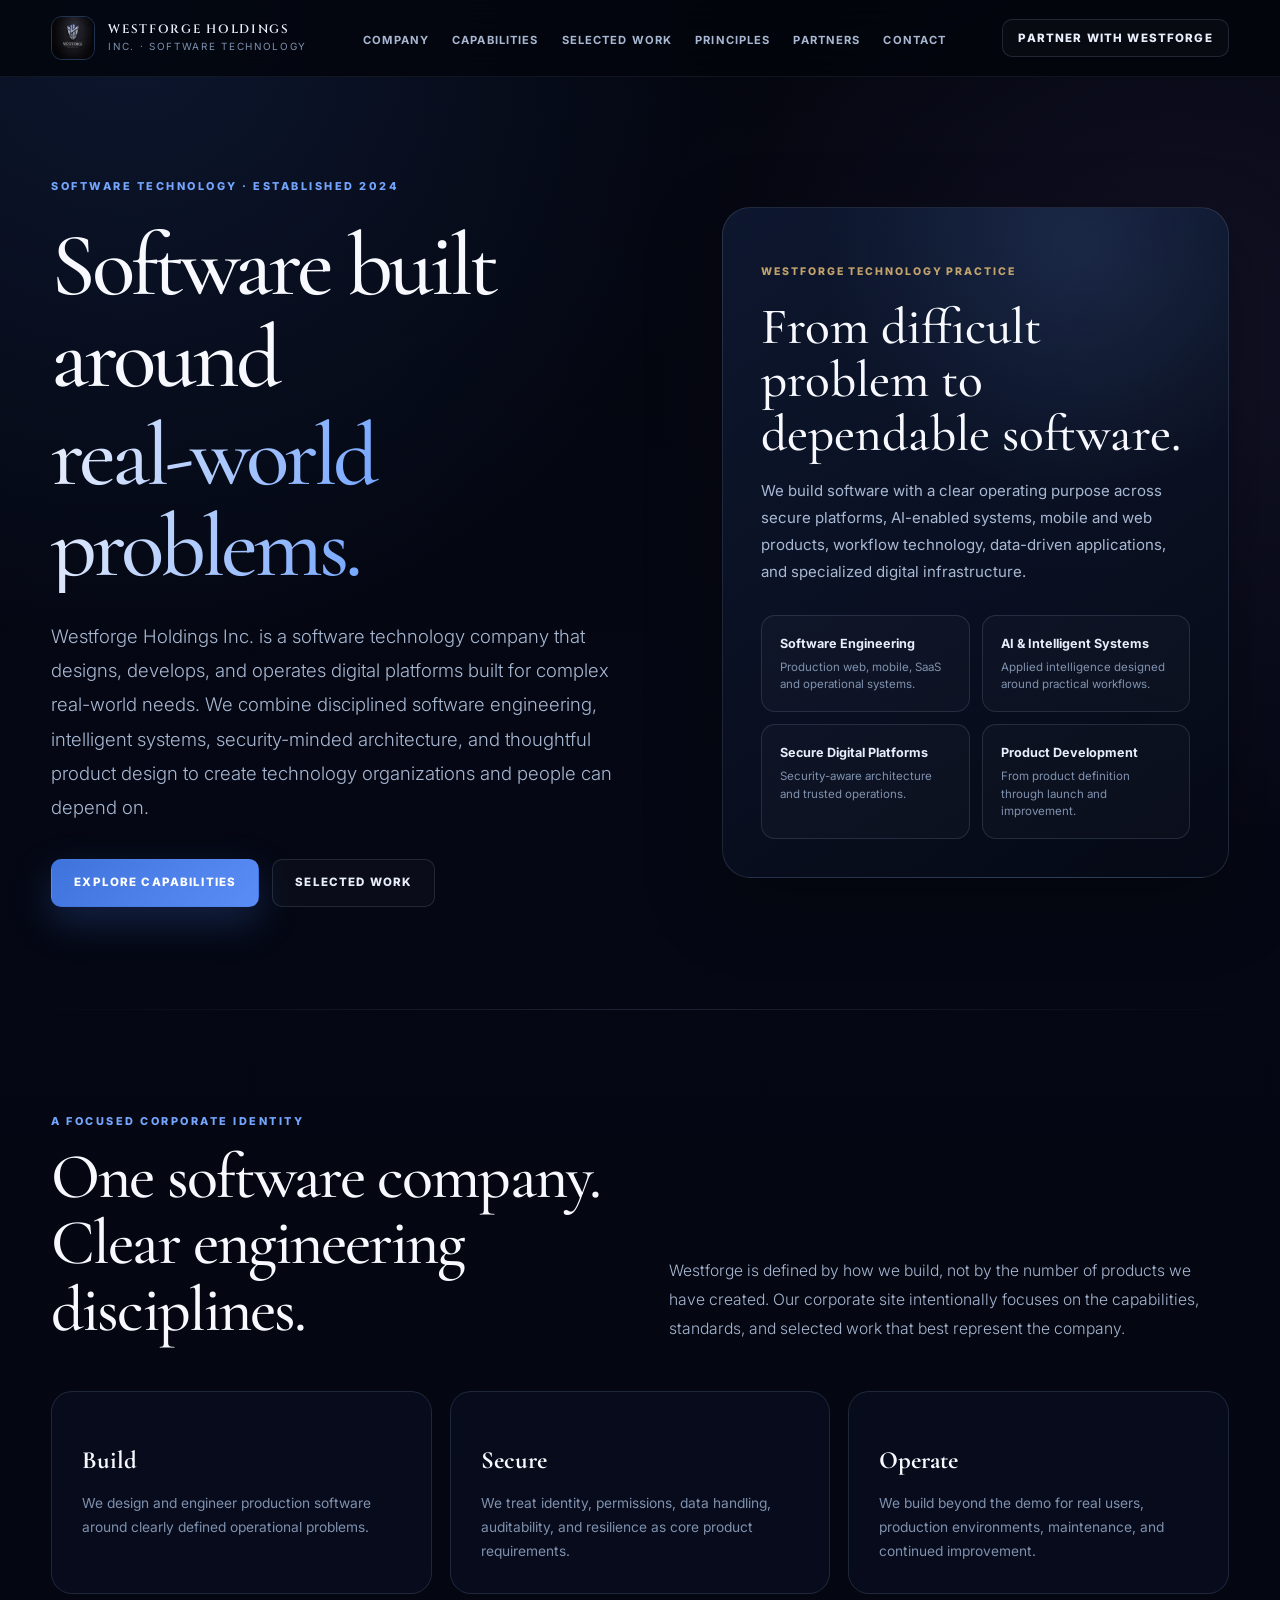
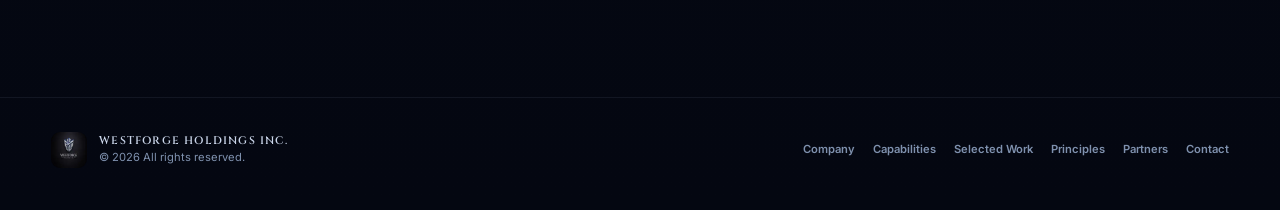
<file: index.html>
<!DOCTYPE html>
<html lang="en"><head><meta charset="utf-8"><meta name="viewport" content="width=device-width,initial-scale=1">
<title>Software Technology Company | Westforge Holdings Inc.</title><meta name="description" content="Westforge Holdings Inc. designs, develops, and operates secure digital platforms, intelligent systems, mobile applications, and operational software."><meta name="theme-color" content="#050814">
<link rel="icon" href="/favicon.ico" sizes="any"><link rel="preconnect" href="https://fonts.googleapis.com"><link rel="preconnect" href="https://fonts.gstatic.com" crossorigin>
<link href="https://fonts.googleapis.com/css2?family=Cinzel:wght@500;600&family=Cormorant+Garamond:wght@400;500;600&family=Inter:wght@300;400;500;600;700&display=swap" rel="stylesheet"><link rel="stylesheet" href="assets/site.css">
<script type="application/ld+json">{"@context":"https://schema.org","@type":"Organization","name":"Westforge Holdings Inc.","url":"https://www.westforgeholdings.com/","email":"info@westforgeholdings.com","foundingDate":"2024","description":"Software technology company that designs, develops, and operates secure digital platforms, intelligent systems, mobile applications, and operational software."}</script></head>
<body><a class="skip" href="#main">Skip to content</a><header><nav class="container" aria-label="Primary navigation">
<a class="brand" href="index.html" aria-label="Westforge Holdings Inc. home"><img src="assets/westforge-logo.webp" alt="Westforge Holdings Inc. logo"><span class="brand-copy"><span class="brand-name">Westforge Holdings</span><span class="brand-sub">Inc. · Software Technology</span></span></a>
<ul class="navlinks" id="navlinks"><li><a href="company.html" class="">Company</a></li><li><a href="capabilities.html" class="">Capabilities</a></li><li><a href="work.html" class="">Selected Work</a></li><li><a href="principles.html" class="">Principles</a></li><li><a href="partners.html" class="">Partners</a></li><li><a href="contact.html" class="">Contact</a></li></ul>
<a class="cta secondary navcta" href="partners.html">Partner with Westforge</a>
<button class="menu" id="menu" aria-controls="navlinks" aria-expanded="false" aria-label="Open navigation menu">☰</button></nav></header><main id="main">
<section class="hero"><div class="container"><div class="hero-grid"><div><p class="eyebrow">Software Technology · Established 2024</p><h1>Software built around <span>real-world problems.</span></h1><p class="lead">Westforge Holdings Inc. is a software technology company that designs, develops, and operates digital platforms built for complex real-world needs. We combine disciplined software engineering, intelligent systems, security-minded architecture, and thoughtful product design to create technology organizations and people can depend on.</p><div class="actions"><a class="cta primary" href="capabilities.html">Explore Capabilities</a><a class="cta secondary" href="work.html">Selected Work</a></div></div><aside class="hero-card"><p class="mini">Westforge Technology Practice</p><h2>From difficult problem to dependable software.</h2><p>We build software with a clear operating purpose across secure platforms, AI-enabled systems, mobile and web products, workflow technology, data-driven applications, and specialized digital infrastructure.</p><div class="caplist"><div class="cap"><strong>Software Engineering</strong><span>Production web, mobile, SaaS and operational systems.</span></div><div class="cap"><strong>AI & Intelligent Systems</strong><span>Applied intelligence designed around practical workflows.</span></div><div class="cap"><strong>Secure Digital Platforms</strong><span>Security-aware architecture and trusted operations.</span></div><div class="cap"><strong>Product Development</strong><span>From product definition through launch and improvement.</span></div></div></aside></div></div></section>
<hr class="rule"><section><div class="container"><div class="head reveal"><div><p class="kicker">A Focused Corporate Identity</p><h2 class="title">One software company. Clear engineering disciplines.</h2></div><p class="copy">Westforge is defined by how we build, not by the number of products we have created. Our corporate site intentionally focuses on the capabilities, standards, and selected work that best represent the company.</p></div><div class="grid3"><div class="card reveal"><h3>Build</h3><p>We design and engineer production software around clearly defined operational problems.</p></div><div class="card reveal"><h3>Secure</h3><p>We treat identity, permissions, data handling, auditability, and resilience as core product requirements.</p></div><div class="card reveal"><h3>Operate</h3><p>We build beyond the demo for real users, production environments, maintenance, and continued improvement.</p></div></div></div></section>
</main><footer><div class="container foot"><div class="footbrand"><img src="assets/westforge-logo.webp" alt="" aria-hidden="true"><div><div class="footname">Westforge Holdings Inc.</div><div class="copyright">© <span data-year>2026</span> All rights reserved.</div></div></div><div class="footlinks"><a href="company.html">Company</a><a href="capabilities.html">Capabilities</a><a href="work.html">Selected Work</a><a href="principles.html">Principles</a><a href="partners.html">Partners</a><a href="contact.html">Contact</a></div></div></footer><script src="assets/site.js"></script></body></html>
</file>
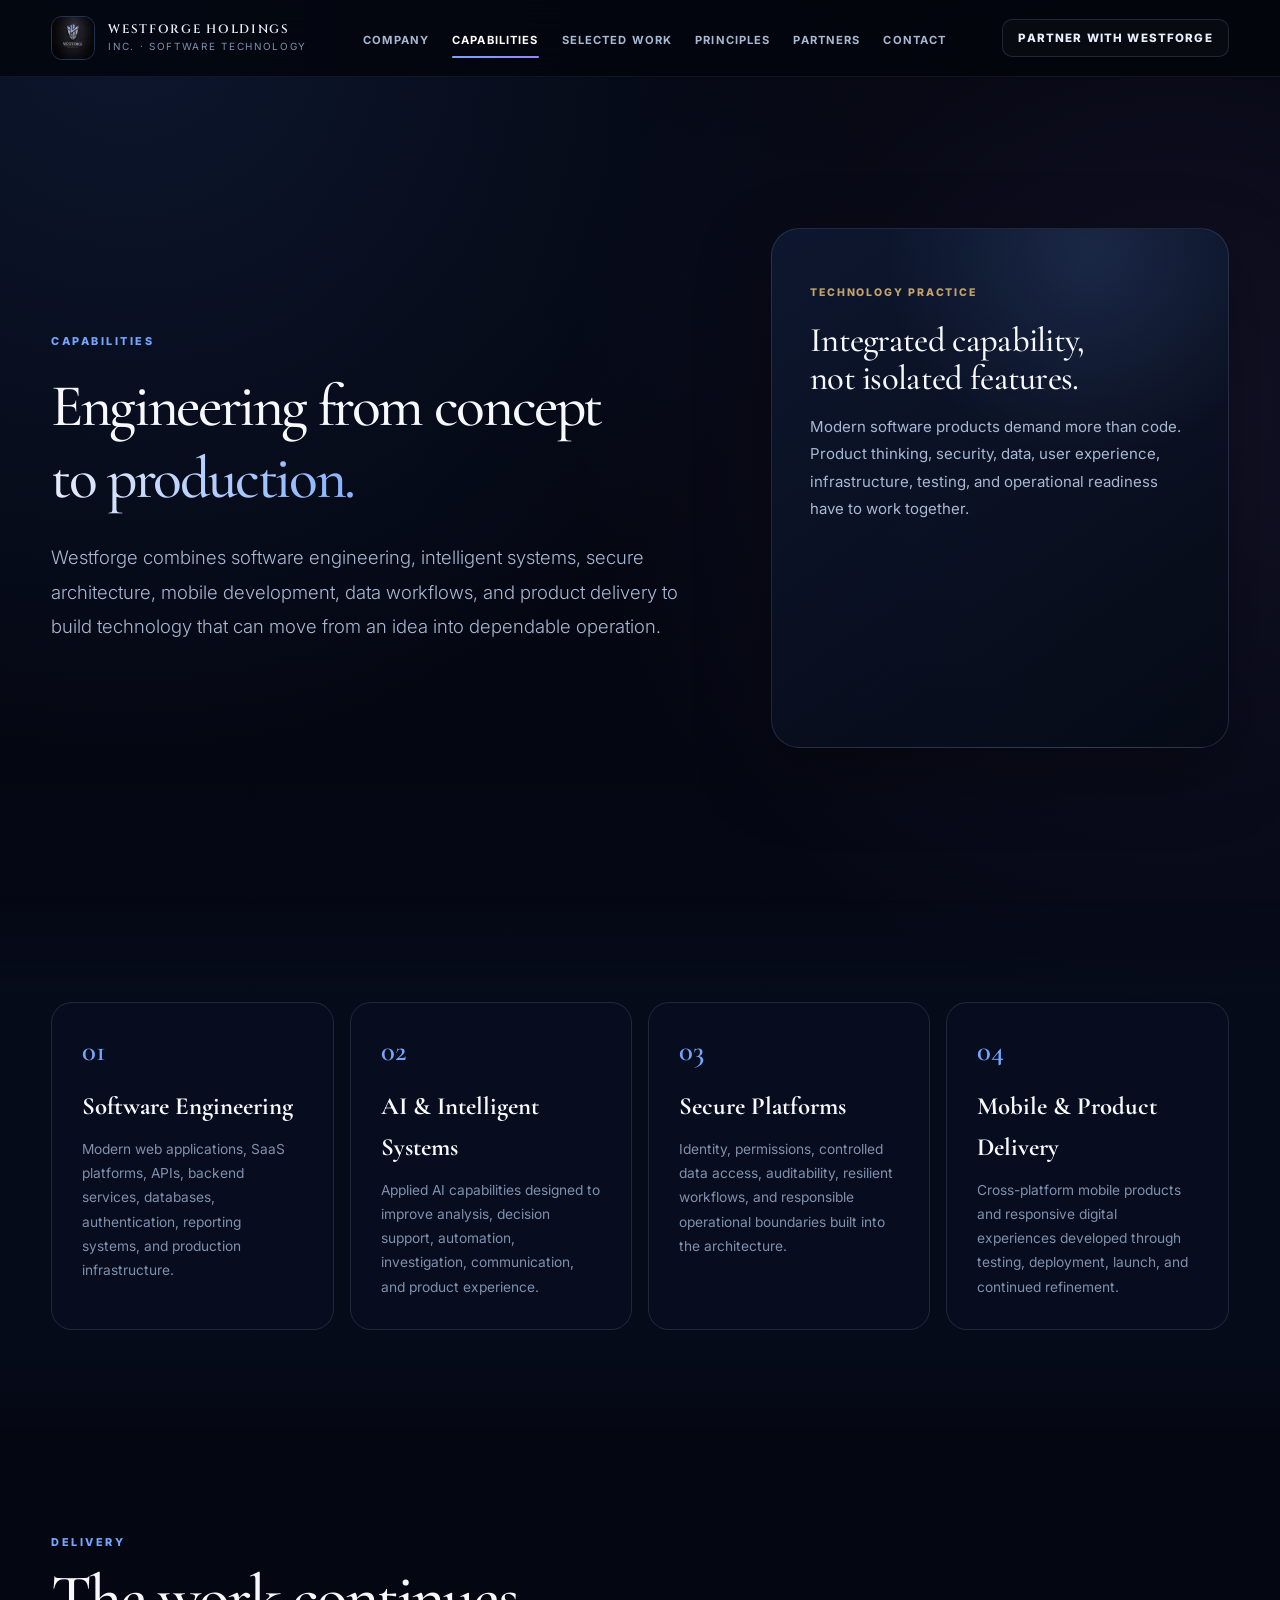
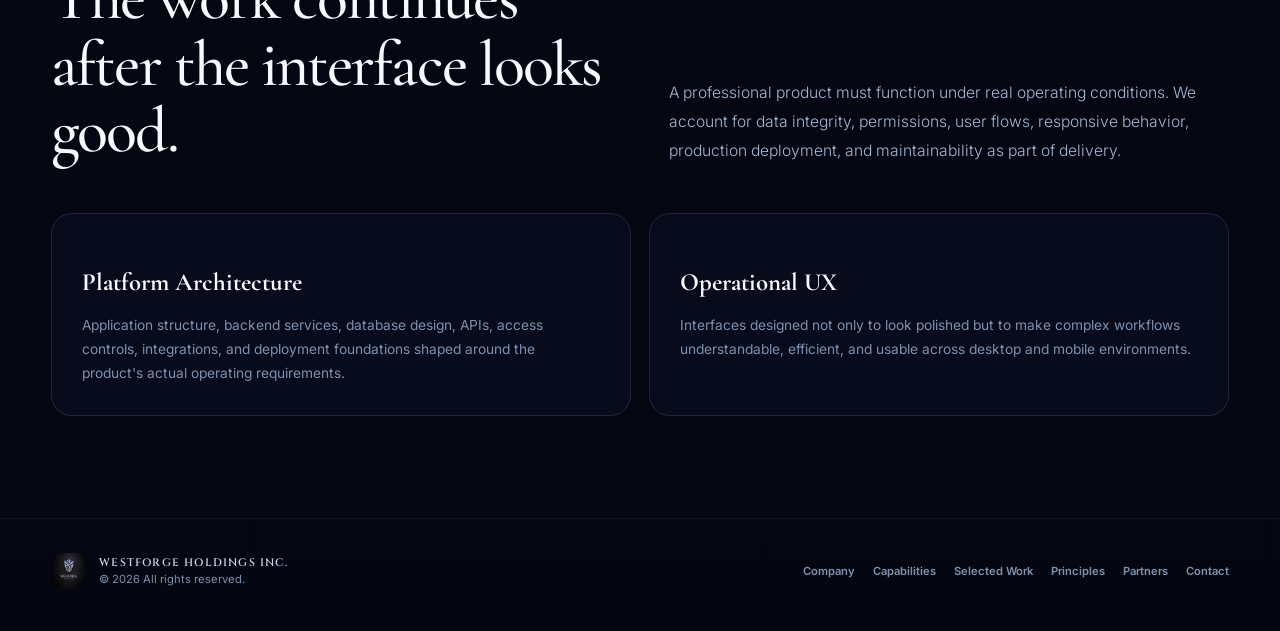
<file: capabilities.html>
<!DOCTYPE html>
<html lang="en"><head><meta charset="utf-8"><meta name="viewport" content="width=device-width,initial-scale=1">
<title>Capabilities | Westforge Holdings Inc.</title><meta name="description" content="Explore Westforge capabilities in software engineering, AI, secure platforms, mobile development, and product delivery."><meta name="theme-color" content="#050814">
<link rel="icon" href="/favicon.ico" sizes="any"><link rel="preconnect" href="https://fonts.googleapis.com"><link rel="preconnect" href="https://fonts.gstatic.com" crossorigin>
<link href="https://fonts.googleapis.com/css2?family=Cinzel:wght@500;600&family=Cormorant+Garamond:wght@400;500;600&family=Inter:wght@300;400;500;600;700&display=swap" rel="stylesheet"><link rel="stylesheet" href="assets/site.css">
<script type="application/ld+json">{"@context":"https://schema.org","@type":"Organization","name":"Westforge Holdings Inc.","url":"https://www.westforgeholdings.com/","email":"info@westforgeholdings.com","foundingDate":"2024","description":"Software technology company that designs, develops, and operates secure digital platforms, intelligent systems, mobile applications, and operational software."}</script></head>
<body class="inner-page"><a class="skip" href="#main">Skip to content</a><header><nav class="container" aria-label="Primary navigation">
<a class="brand" href="index.html" aria-label="Westforge Holdings Inc. home"><img src="assets/westforge-logo.webp" alt="Westforge Holdings Inc. logo"><span class="brand-copy"><span class="brand-name">Westforge Holdings</span><span class="brand-sub">Inc. · Software Technology</span></span></a>
<ul class="navlinks" id="navlinks"><li><a href="company.html" class="">Company</a></li><li><a href="capabilities.html" class="active">Capabilities</a></li><li><a href="work.html" class="">Selected Work</a></li><li><a href="principles.html" class="">Principles</a></li><li><a href="partners.html" class="">Partners</a></li><li><a href="contact.html" class="">Contact</a></li></ul>
<a class="cta secondary navcta" href="partners.html">Partner with Westforge</a>
<button class="menu" id="menu" aria-controls="navlinks" aria-expanded="false" aria-label="Open navigation menu">☰</button></nav></header><main id="main">
<section class="hero"><div class="container"><div class="hero-grid"><div><p class="eyebrow">Capabilities</p><h1>Engineering from concept <span>to production.</span></h1><p class="lead">Westforge combines software engineering, intelligent systems, secure architecture, mobile development, data workflows, and product delivery to build technology that can move from an idea into dependable operation.</p></div><aside class="hero-card"><p class="mini">Technology Practice</p><h2>Integrated capability, not isolated features.</h2><p>Modern software products demand more than code. Product thinking, security, data, user experience, infrastructure, testing, and operational readiness have to work together.</p></aside></div></div></section>
<section class="band"><div class="container"><div class="grid4"><div class="card reveal"><div class="num">01</div><h3>Software Engineering</h3><p>Modern web applications, SaaS platforms, APIs, backend services, databases, authentication, reporting systems, and production infrastructure.</p></div><div class="card reveal"><div class="num">02</div><h3>AI & Intelligent Systems</h3><p>Applied AI capabilities designed to improve analysis, decision support, automation, investigation, communication, and product experience.</p></div><div class="card reveal"><div class="num">03</div><h3>Secure Platforms</h3><p>Identity, permissions, controlled data access, auditability, resilient workflows, and responsible operational boundaries built into the architecture.</p></div><div class="card reveal"><div class="num">04</div><h3>Mobile & Product Delivery</h3><p>Cross-platform mobile products and responsive digital experiences developed through testing, deployment, launch, and continued refinement.</p></div></div></div></section>
<section><div class="container"><div class="head reveal"><div><p class="kicker">Delivery</p><h2 class="title">The work continues after the interface looks good.</h2></div><p class="copy">A professional product must function under real operating conditions. We account for data integrity, permissions, user flows, responsive behavior, production deployment, and maintainability as part of delivery.</p></div><div class="grid2"><div class="card reveal"><h3>Platform Architecture</h3><p>Application structure, backend services, database design, APIs, access controls, integrations, and deployment foundations shaped around the product's actual operating requirements.</p></div><div class="card reveal"><h3>Operational UX</h3><p>Interfaces designed not only to look polished but to make complex workflows understandable, efficient, and usable across desktop and mobile environments.</p></div></div></div></section>
</main><footer><div class="container foot"><div class="footbrand"><img src="assets/westforge-logo.webp" alt="" aria-hidden="true"><div><div class="footname">Westforge Holdings Inc.</div><div class="copyright">© <span data-year>2026</span> All rights reserved.</div></div></div><div class="footlinks"><a href="company.html">Company</a><a href="capabilities.html">Capabilities</a><a href="work.html">Selected Work</a><a href="principles.html">Principles</a><a href="partners.html">Partners</a><a href="contact.html">Contact</a></div></div></footer><script src="assets/site.js"></script></body></html>
</file>
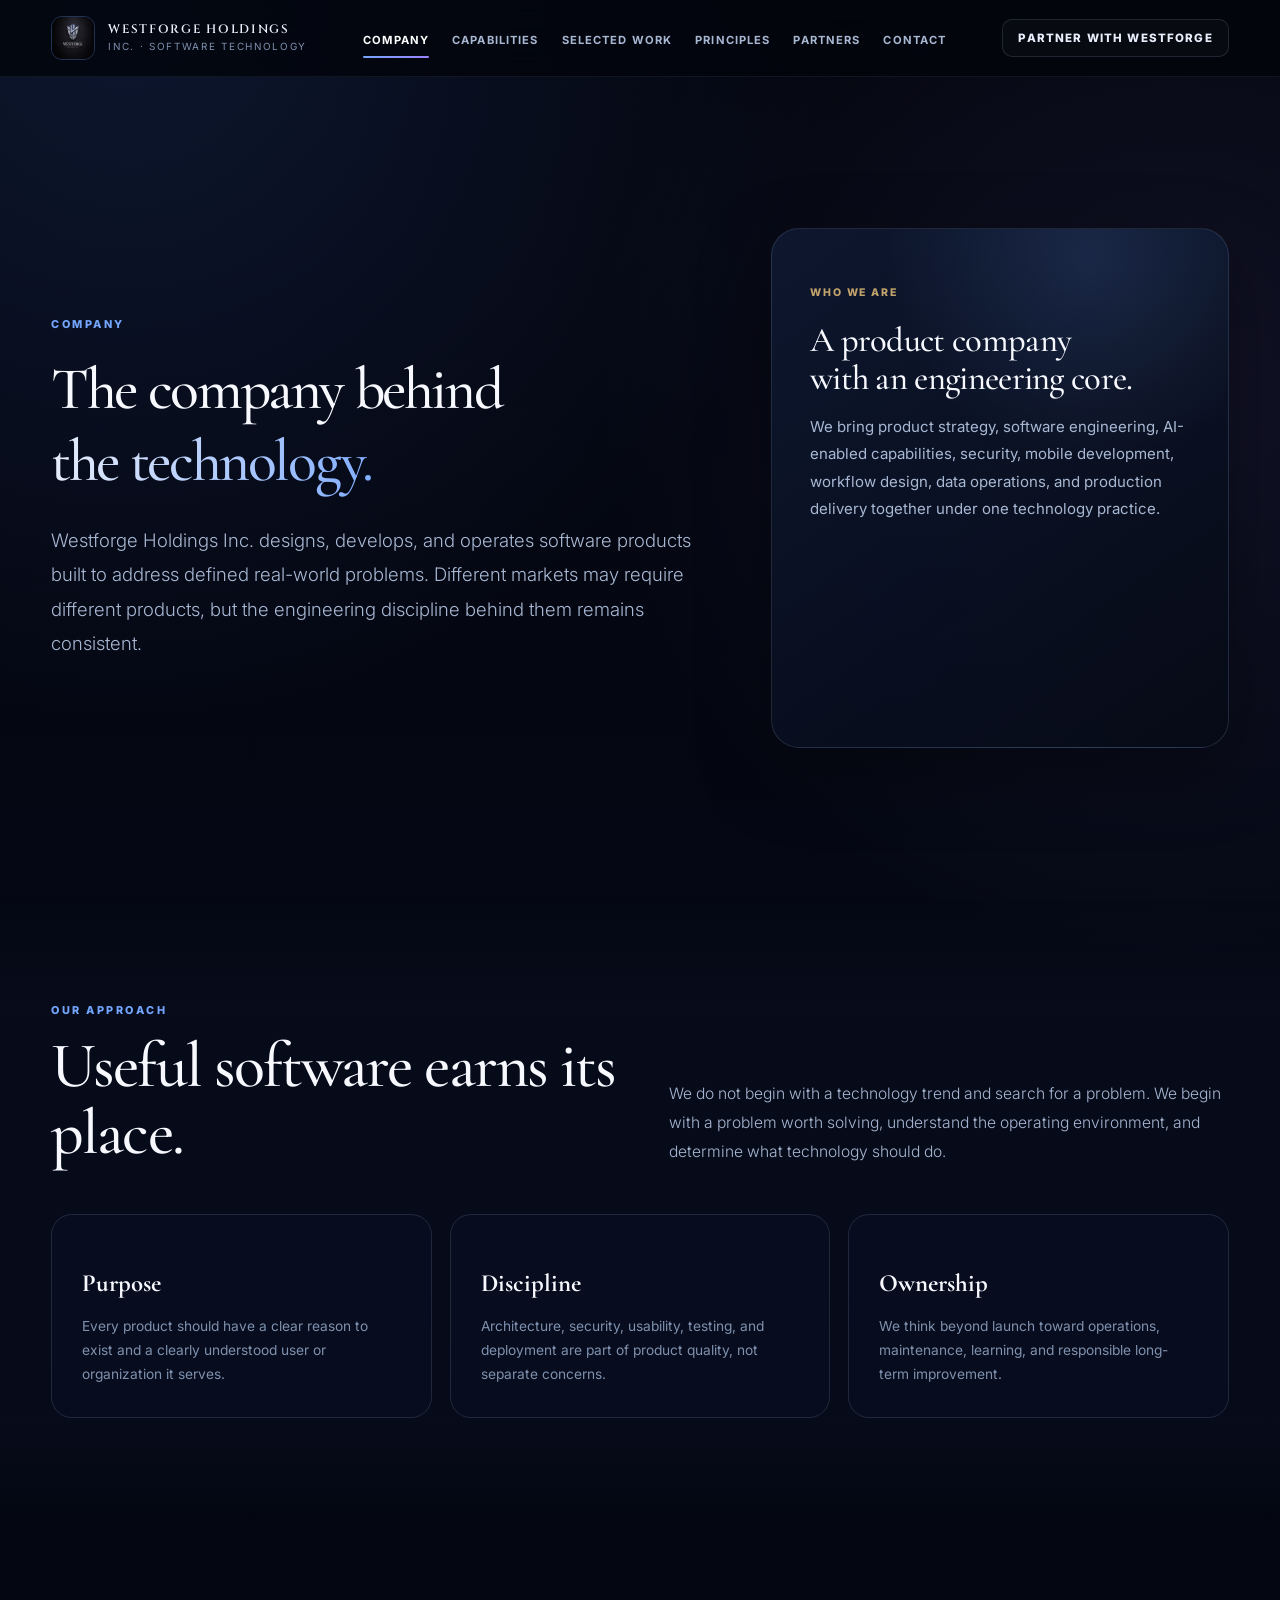
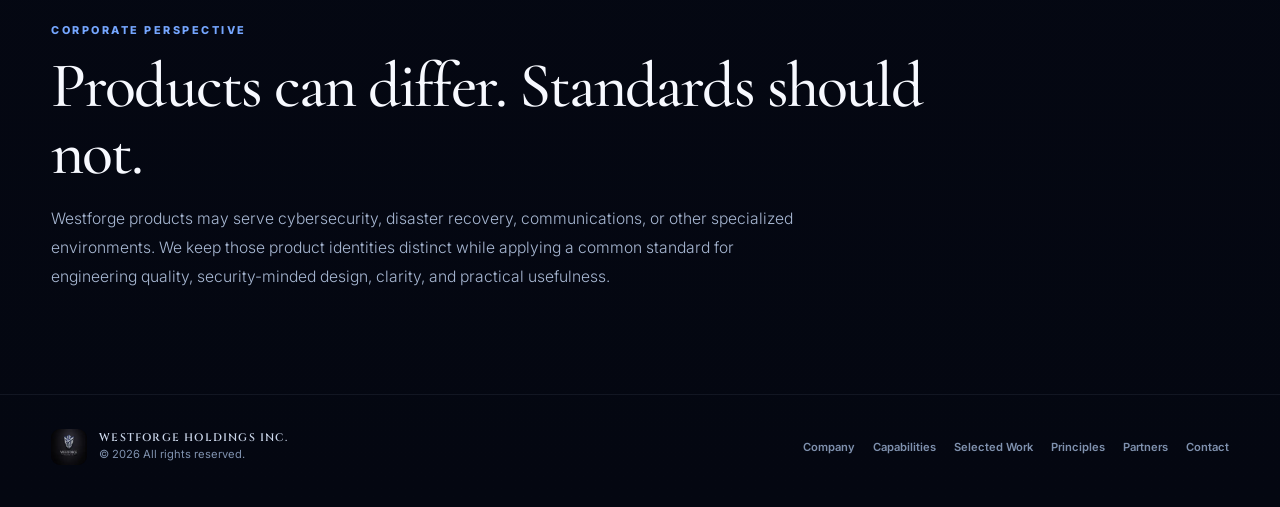
<file: company.html>
<!DOCTYPE html>
<html lang="en"><head><meta charset="utf-8"><meta name="viewport" content="width=device-width,initial-scale=1">
<title>Company | Westforge Holdings Inc.</title><meta name="description" content="Learn about Westforge Holdings Inc., its software technology focus, engineering approach, and product philosophy."><meta name="theme-color" content="#050814">
<link rel="icon" href="/favicon.ico" sizes="any"><link rel="preconnect" href="https://fonts.googleapis.com"><link rel="preconnect" href="https://fonts.gstatic.com" crossorigin>
<link href="https://fonts.googleapis.com/css2?family=Cinzel:wght@500;600&family=Cormorant+Garamond:wght@400;500;600&family=Inter:wght@300;400;500;600;700&display=swap" rel="stylesheet"><link rel="stylesheet" href="assets/site.css">
<script type="application/ld+json">{"@context":"https://schema.org","@type":"Organization","name":"Westforge Holdings Inc.","url":"https://www.westforgeholdings.com/","email":"info@westforgeholdings.com","foundingDate":"2024","description":"Software technology company that designs, develops, and operates secure digital platforms, intelligent systems, mobile applications, and operational software."}</script></head>
<body class="inner-page"><a class="skip" href="#main">Skip to content</a><header><nav class="container" aria-label="Primary navigation">
<a class="brand" href="index.html" aria-label="Westforge Holdings Inc. home"><img src="assets/westforge-logo.webp" alt="Westforge Holdings Inc. logo"><span class="brand-copy"><span class="brand-name">Westforge Holdings</span><span class="brand-sub">Inc. · Software Technology</span></span></a>
<ul class="navlinks" id="navlinks"><li><a href="company.html" class="active">Company</a></li><li><a href="capabilities.html" class="">Capabilities</a></li><li><a href="work.html" class="">Selected Work</a></li><li><a href="principles.html" class="">Principles</a></li><li><a href="partners.html" class="">Partners</a></li><li><a href="contact.html" class="">Contact</a></li></ul>
<a class="cta secondary navcta" href="partners.html">Partner with Westforge</a>
<button class="menu" id="menu" aria-controls="navlinks" aria-expanded="false" aria-label="Open navigation menu">☰</button></nav></header><main id="main">
<section class="hero"><div class="container"><div class="hero-grid"><div><p class="eyebrow">Company</p><h1>The company behind <span>the technology.</span></h1><p class="lead">Westforge Holdings Inc. designs, develops, and operates software products built to address defined real-world problems. Different markets may require different products, but the engineering discipline behind them remains consistent.</p></div><aside class="hero-card"><p class="mini">Who We Are</p><h2>A product company with an engineering core.</h2><p>We bring product strategy, software engineering, AI-enabled capabilities, security, mobile development, workflow design, data operations, and production delivery together under one technology practice.</p></aside></div></div></section>
<section class="band"><div class="container"><div class="head reveal"><div><p class="kicker">Our Approach</p><h2 class="title">Useful software earns its place.</h2></div><p class="copy">We do not begin with a technology trend and search for a problem. We begin with a problem worth solving, understand the operating environment, and determine what technology should do.</p></div><div class="grid3"><div class="card reveal"><h3>Purpose</h3><p>Every product should have a clear reason to exist and a clearly understood user or organization it serves.</p></div><div class="card reveal"><h3>Discipline</h3><p>Architecture, security, usability, testing, and deployment are part of product quality, not separate concerns.</p></div><div class="card reveal"><h3>Ownership</h3><p>We think beyond launch toward operations, maintenance, learning, and responsible long-term improvement.</p></div></div></div></section>
<section><div class="container"><p class="kicker">Corporate Perspective</p><h2 class="title">Products can differ. Standards should not.</h2><p class="copy">Westforge products may serve cybersecurity, disaster recovery, communications, or other specialized environments. We keep those product identities distinct while applying a common standard for engineering quality, security-minded design, clarity, and practical usefulness.</p></div></section>
</main><footer><div class="container foot"><div class="footbrand"><img src="assets/westforge-logo.webp" alt="" aria-hidden="true"><div><div class="footname">Westforge Holdings Inc.</div><div class="copyright">© <span data-year>2026</span> All rights reserved.</div></div></div><div class="footlinks"><a href="company.html">Company</a><a href="capabilities.html">Capabilities</a><a href="work.html">Selected Work</a><a href="principles.html">Principles</a><a href="partners.html">Partners</a><a href="contact.html">Contact</a></div></div></footer><script src="assets/site.js"></script></body></html>
</file>
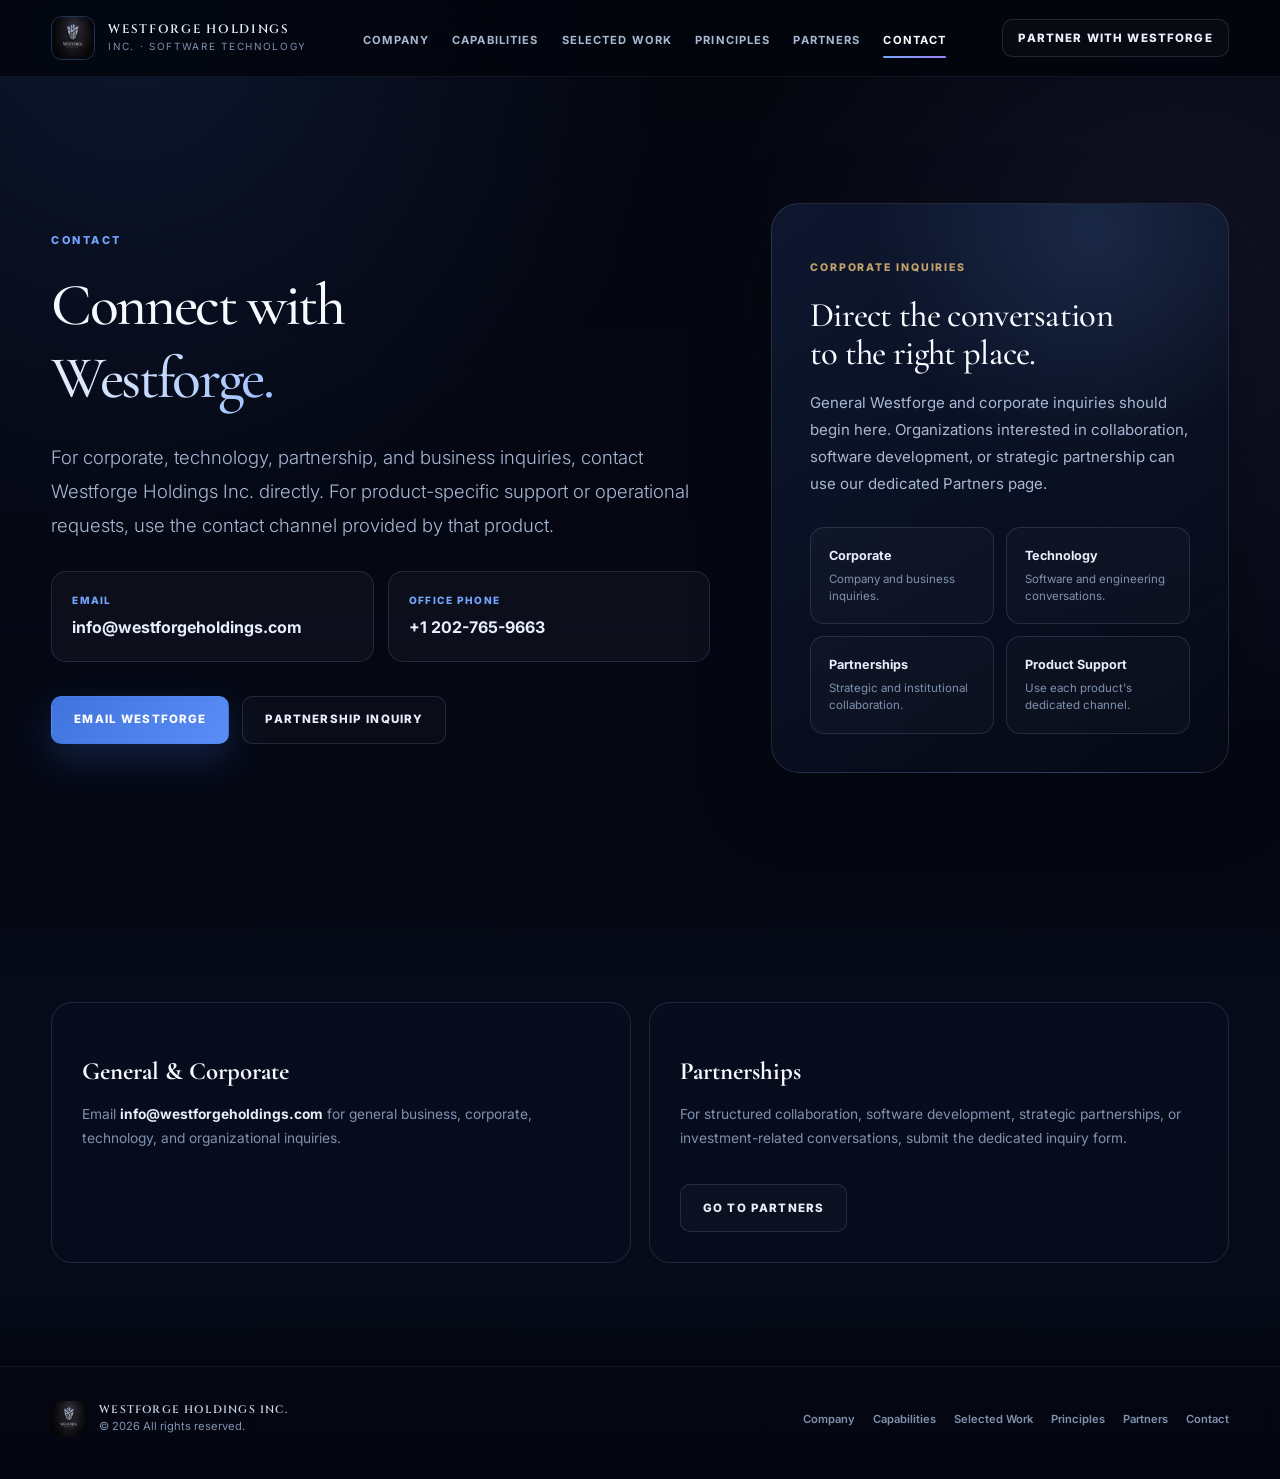
<file: contact.html>
<!DOCTYPE html>
<html lang="en"><head><meta charset="utf-8"><meta name="viewport" content="width=device-width,initial-scale=1">
<title>Contact | Westforge Holdings Inc.</title><meta name="description" content="Contact Westforge Holdings Inc. for corporate, technology, partnership, and business inquiries."><meta name="theme-color" content="#050814">
<link rel="icon" href="/favicon.ico" sizes="any"><link rel="preconnect" href="https://fonts.googleapis.com"><link rel="preconnect" href="https://fonts.gstatic.com" crossorigin>
<link href="https://fonts.googleapis.com/css2?family=Cinzel:wght@500;600&family=Cormorant+Garamond:wght@400;500;600&family=Inter:wght@300;400;500;600;700&display=swap" rel="stylesheet"><link rel="stylesheet" href="assets/site.css">
<script type="application/ld+json">{"@context":"https://schema.org","@type":"Organization","name":"Westforge Holdings Inc.","url":"https://www.westforgeholdings.com/","email":"info@westforgeholdings.com","foundingDate":"2024","description":"Software technology company that designs, develops, and operates secure digital platforms, intelligent systems, mobile applications, and operational software."}</script></head>
<body class="inner-page"><a class="skip" href="#main">Skip to content</a><header><nav class="container" aria-label="Primary navigation">
<a class="brand" href="index.html" aria-label="Westforge Holdings Inc. home"><img src="assets/westforge-logo.webp" alt="Westforge Holdings Inc. logo"><span class="brand-copy"><span class="brand-name">Westforge Holdings</span><span class="brand-sub">Inc. · Software Technology</span></span></a>
<ul class="navlinks" id="navlinks"><li><a href="company.html" class="">Company</a></li><li><a href="capabilities.html" class="">Capabilities</a></li><li><a href="work.html" class="">Selected Work</a></li><li><a href="principles.html" class="">Principles</a></li><li><a href="partners.html" class="">Partners</a></li><li><a href="contact.html" class="active">Contact</a></li></ul>
<a class="cta secondary navcta" href="partners.html">Partner with Westforge</a>
<button class="menu" id="menu" aria-controls="navlinks" aria-expanded="false" aria-label="Open navigation menu">☰</button></nav></header><main id="main">
<section class="hero"><div class="container"><div class="hero-grid"><div><p class="eyebrow">Contact</p><h1>Connect with <span>Westforge.</span></h1><p class="lead">For corporate, technology, partnership, and business inquiries, contact Westforge Holdings Inc. directly. For product-specific support or operational requests, use the contact channel provided by that product.</p><div class="contact-details"><div class="contact-detail"><small>Email</small><strong>info@westforgeholdings.com</strong></div><div class="contact-detail"><small>Office Phone</small><strong>+1 202-765-9663</strong></div></div><div class="actions"><a class="cta primary" href="mailto:info@westforgeholdings.com">Email Westforge</a><a class="cta secondary" href="partners.html">Partnership Inquiry</a></div></div><aside class="hero-card"><p class="mini">Corporate Inquiries</p><h2>Direct the conversation to the right place.</h2><p>General Westforge and corporate inquiries should begin here. Organizations interested in collaboration, software development, or strategic partnership can use our dedicated Partners page.</p><div class="caplist"><div class="cap"><strong>Corporate</strong><span>Company and business inquiries.</span></div><div class="cap"><strong>Technology</strong><span>Software and engineering conversations.</span></div><div class="cap"><strong>Partnerships</strong><span>Strategic and institutional collaboration.</span></div><div class="cap"><strong>Product Support</strong><span>Use each product's dedicated channel.</span></div></div></aside></div></div></section>
<section class="band"><div class="container"><div class="grid2"><div class="card reveal"><h3>General & Corporate</h3><p>Email <strong style="color:#e8eefb">info@westforgeholdings.com</strong> for general business, corporate, technology, and organizational inquiries.</p></div><div class="card reveal"><h3>Partnerships</h3><p>For structured collaboration, software development, strategic partnerships, or investment-related conversations, submit the dedicated inquiry form.</p><div class="actions"><a class="cta secondary" href="partners.html">Go to Partners</a></div></div></div></div></section>
</main><footer><div class="container foot"><div class="footbrand"><img src="assets/westforge-logo.webp" alt="" aria-hidden="true"><div><div class="footname">Westforge Holdings Inc.</div><div class="copyright">© <span data-year>2026</span> All rights reserved.</div></div></div><div class="footlinks"><a href="company.html">Company</a><a href="capabilities.html">Capabilities</a><a href="work.html">Selected Work</a><a href="principles.html">Principles</a><a href="partners.html">Partners</a><a href="contact.html">Contact</a></div></div></footer><script src="assets/site.js"></script></body></html>
</file>
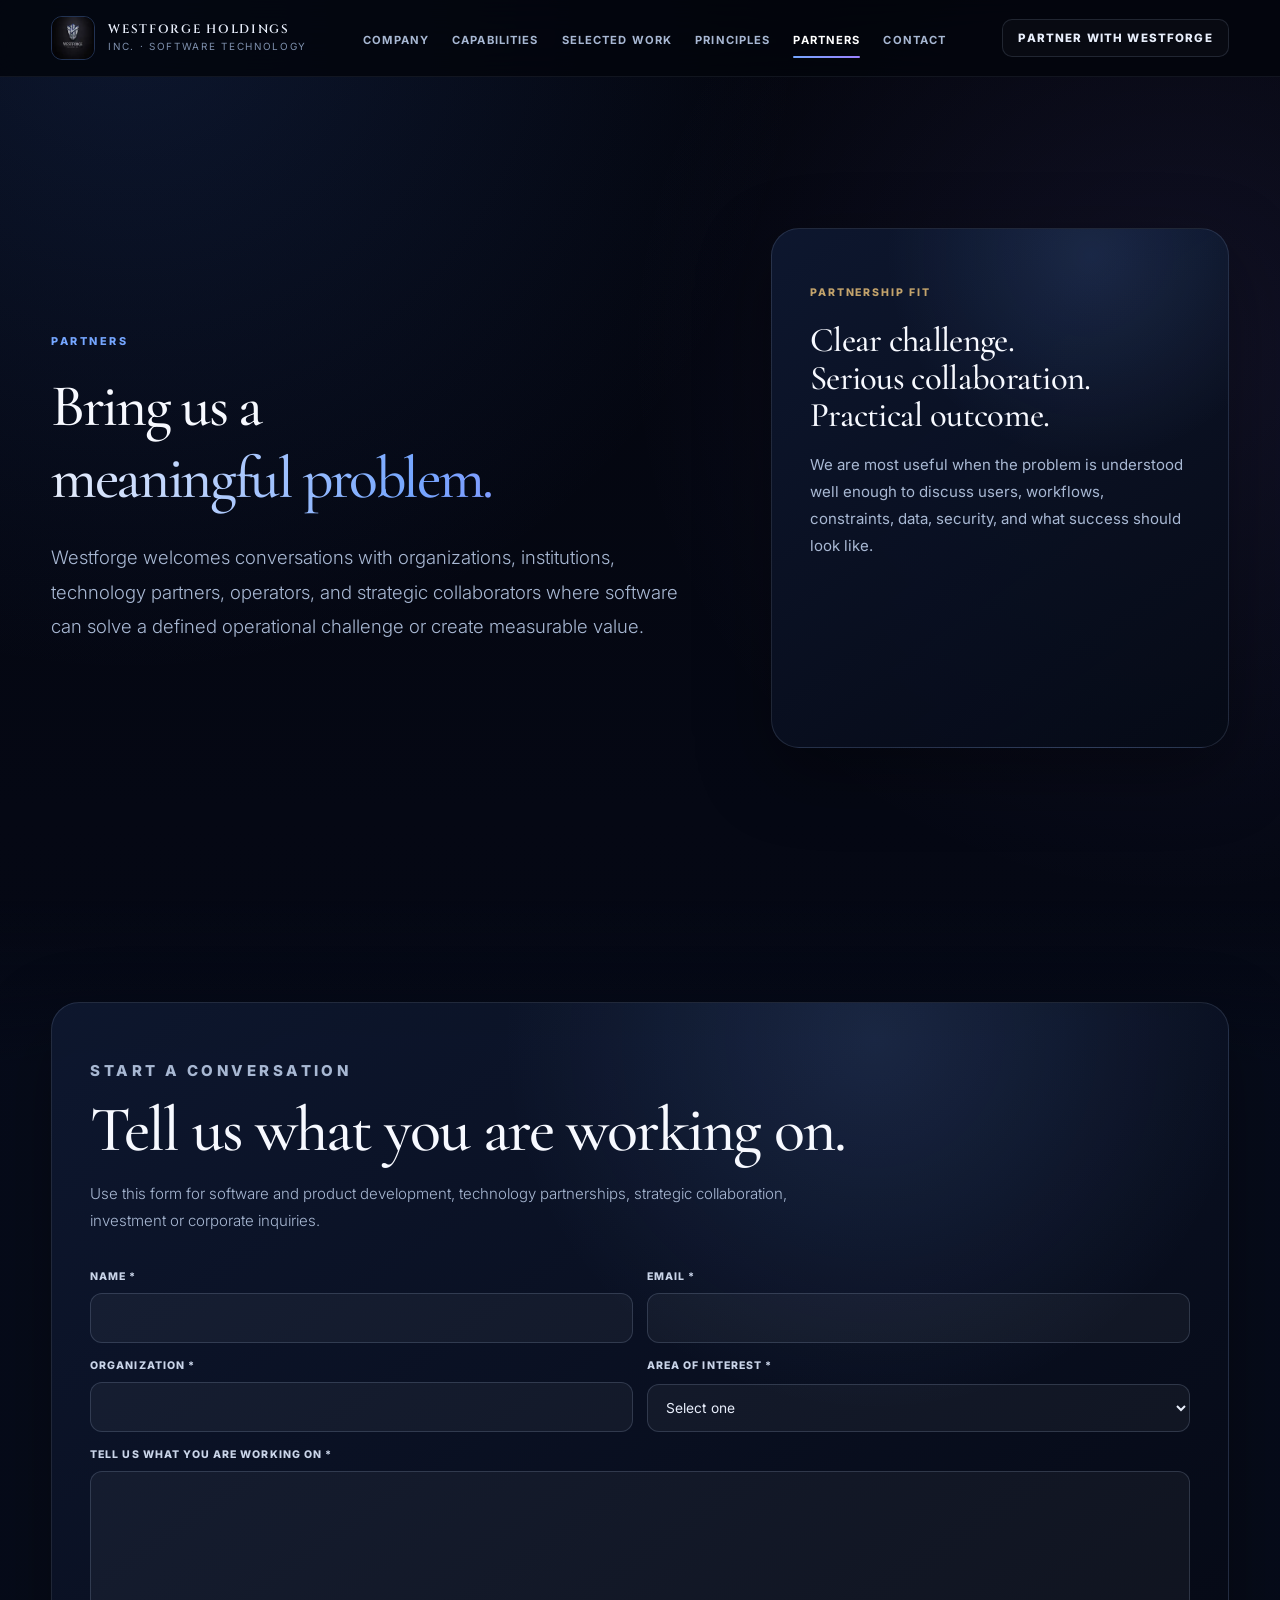
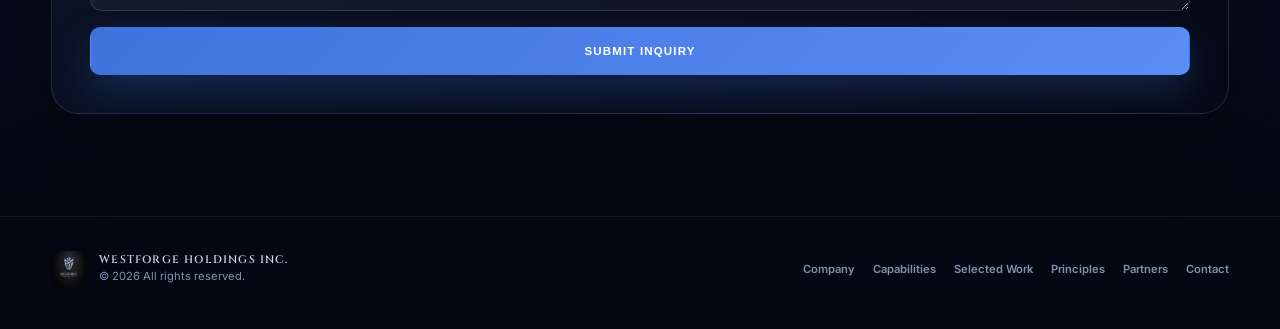
<file: partners.html>
<!DOCTYPE html>
<html lang="en"><head><meta charset="utf-8"><meta name="viewport" content="width=device-width,initial-scale=1">
<title>Partners | Westforge Holdings Inc.</title><meta name="description" content="Partner with Westforge Holdings Inc. on software, technology, strategic collaboration, and product development."><meta name="theme-color" content="#050814">
<link rel="icon" href="/favicon.ico" sizes="any"><link rel="preconnect" href="https://fonts.googleapis.com"><link rel="preconnect" href="https://fonts.gstatic.com" crossorigin>
<link href="https://fonts.googleapis.com/css2?family=Cinzel:wght@500;600&family=Cormorant+Garamond:wght@400;500;600&family=Inter:wght@300;400;500;600;700&display=swap" rel="stylesheet"><link rel="stylesheet" href="assets/site.css">
<script type="application/ld+json">{"@context":"https://schema.org","@type":"Organization","name":"Westforge Holdings Inc.","url":"https://www.westforgeholdings.com/","email":"info@westforgeholdings.com","foundingDate":"2024","description":"Software technology company that designs, develops, and operates secure digital platforms, intelligent systems, mobile applications, and operational software."}</script></head>
<body class="inner-page"><a class="skip" href="#main">Skip to content</a><header><nav class="container" aria-label="Primary navigation">
<a class="brand" href="index.html" aria-label="Westforge Holdings Inc. home"><img src="assets/westforge-logo.webp" alt="Westforge Holdings Inc. logo"><span class="brand-copy"><span class="brand-name">Westforge Holdings</span><span class="brand-sub">Inc. · Software Technology</span></span></a>
<ul class="navlinks" id="navlinks"><li><a href="company.html" class="">Company</a></li><li><a href="capabilities.html" class="">Capabilities</a></li><li><a href="work.html" class="">Selected Work</a></li><li><a href="principles.html" class="">Principles</a></li><li><a href="partners.html" class="active">Partners</a></li><li><a href="contact.html" class="">Contact</a></li></ul>
<a class="cta secondary navcta" href="partners.html">Partner with Westforge</a>
<button class="menu" id="menu" aria-controls="navlinks" aria-expanded="false" aria-label="Open navigation menu">☰</button></nav></header><main id="main">
<section class="hero"><div class="container"><div class="hero-grid"><div><p class="eyebrow">Partners</p><h1>Bring us a <span>meaningful problem.</span></h1><p class="lead">Westforge welcomes conversations with organizations, institutions, technology partners, operators, and strategic collaborators where software can solve a defined operational challenge or create measurable value.</p></div><aside class="hero-card"><p class="mini">Partnership Fit</p><h2>Clear challenge. Serious collaboration. Practical outcome.</h2><p>We are most useful when the problem is understood well enough to discuss users, workflows, constraints, data, security, and what success should look like.</p></aside></div></div></section>
<section class="band"><div class="container"><div class="panel reveal"><p class="kicker">Start a Conversation</p><h2 class="title">Tell us what you are working on.</h2><p class="copy">Use this form for software and product development, technology partnerships, strategic collaboration, investment or corporate inquiries.</p>
<form action="https://formsubmit.co/ajax/info@westforgeholdings.com" id="partner-form" method="POST"><input type="hidden" name="_subject" value="New Westforge partnership inquiry"><input type="hidden" name="_captcha" value="false"><div class="formgrid"><div class="field"><label for="name">Name *</label><input id="name" name="name" required autocomplete="name"></div><div class="field"><label for="email">Email *</label><input id="email" name="email" type="email" required autocomplete="email"></div><div class="field"><label for="organization">Organization *</label><input id="organization" name="organization" required autocomplete="organization"></div><div class="field"><label for="interest">Area of Interest *</label><select id="interest" name="interest" required><option value="">Select one</option><option>Software / Product Development</option><option>Technology Partnership</option><option>Strategic Collaboration</option><option>Investment / Corporate Inquiry</option><option>Other</option></select></div><div class="field full"><label for="message">Tell us what you are working on *</label><textarea id="message" name="message" required></textarea></div></div><button class="cta primary" type="submit">Submit Inquiry</button></form><div class="result" id="result" role="status" aria-live="polite"></div></div></div></section>
</main><footer><div class="container foot"><div class="footbrand"><img src="assets/westforge-logo.webp" alt="" aria-hidden="true"><div><div class="footname">Westforge Holdings Inc.</div><div class="copyright">© <span data-year>2026</span> All rights reserved.</div></div></div><div class="footlinks"><a href="company.html">Company</a><a href="capabilities.html">Capabilities</a><a href="work.html">Selected Work</a><a href="principles.html">Principles</a><a href="partners.html">Partners</a><a href="contact.html">Contact</a></div></div></footer><script src="assets/site.js"></script></body></html>
</file>
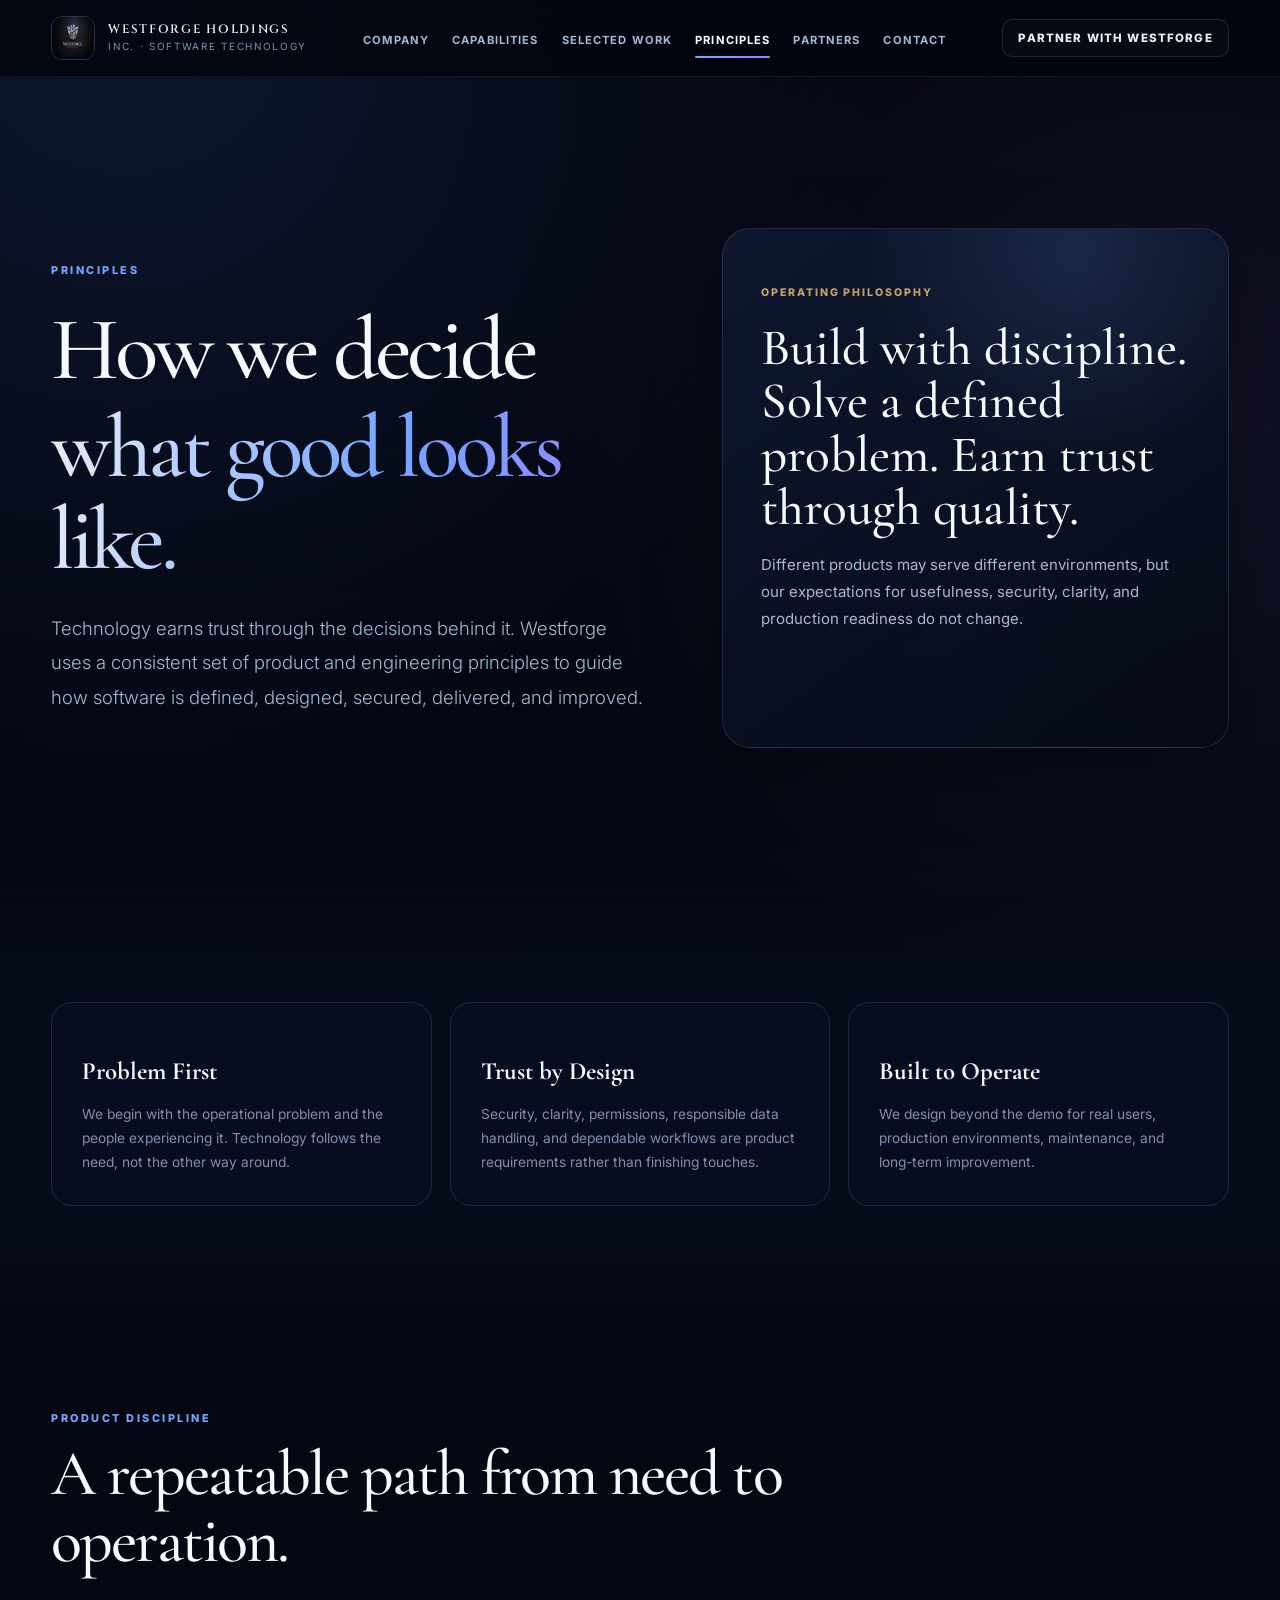
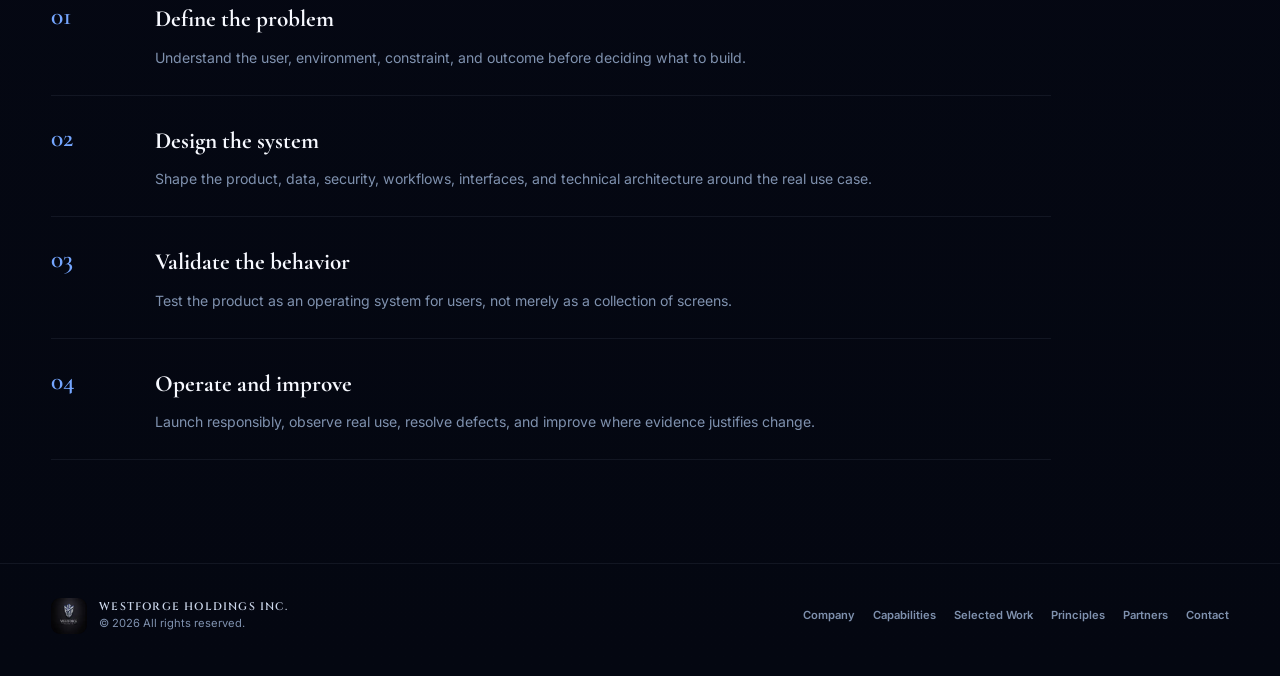
<file: principles.html>
<!DOCTYPE html>
<html lang="en"><head><meta charset="utf-8"><meta name="viewport" content="width=device-width,initial-scale=1">
<title>Principles | Westforge Holdings Inc.</title><meta name="description" content="The product and engineering principles Westforge uses to build useful, secure, dependable software."><meta name="theme-color" content="#050814">
<link rel="icon" href="/favicon.ico" sizes="any"><link rel="preconnect" href="https://fonts.googleapis.com"><link rel="preconnect" href="https://fonts.gstatic.com" crossorigin>
<link href="https://fonts.googleapis.com/css2?family=Cinzel:wght@500;600&family=Cormorant+Garamond:wght@400;500;600&family=Inter:wght@300;400;500;600;700&display=swap" rel="stylesheet"><link rel="stylesheet" href="assets/site.css">
<script type="application/ld+json">{"@context":"https://schema.org","@type":"Organization","name":"Westforge Holdings Inc.","url":"https://www.westforgeholdings.com/","email":"info@westforgeholdings.com","foundingDate":"2024","description":"Software technology company that designs, develops, and operates secure digital platforms, intelligent systems, mobile applications, and operational software."}</script></head>
<body><a class="skip" href="#main">Skip to content</a><header><nav class="container" aria-label="Primary navigation">
<a class="brand" href="index.html" aria-label="Westforge Holdings Inc. home"><img src="assets/westforge-logo.webp" alt="Westforge Holdings Inc. logo"><span class="brand-copy"><span class="brand-name">Westforge Holdings</span><span class="brand-sub">Inc. · Software Technology</span></span></a>
<ul class="navlinks" id="navlinks"><li><a href="company.html" class="">Company</a></li><li><a href="capabilities.html" class="">Capabilities</a></li><li><a href="work.html" class="">Selected Work</a></li><li><a href="principles.html" class="active">Principles</a></li><li><a href="partners.html" class="">Partners</a></li><li><a href="contact.html" class="">Contact</a></li></ul>
<a class="cta secondary navcta" href="partners.html">Partner with Westforge</a>
<button class="menu" id="menu" aria-controls="navlinks" aria-expanded="false" aria-label="Open navigation menu">☰</button></nav></header><main id="main">
<section class="hero"><div class="container"><div class="hero-grid"><div><p class="eyebrow">Principles</p><h1>How we decide <span>what good looks like.</span></h1><p class="lead">Technology earns trust through the decisions behind it. Westforge uses a consistent set of product and engineering principles to guide how software is defined, designed, secured, delivered, and improved.</p></div><aside class="hero-card"><p class="mini">Operating Philosophy</p><h2>Build with discipline. Solve a defined problem. Earn trust through quality.</h2><p>Different products may serve different environments, but our expectations for usefulness, security, clarity, and production readiness do not change.</p></aside></div></div></section>
<section class="band"><div class="container"><div class="grid3"><div class="card reveal"><h3>Problem First</h3><p>We begin with the operational problem and the people experiencing it. Technology follows the need, not the other way around.</p></div><div class="card reveal"><h3>Trust by Design</h3><p>Security, clarity, permissions, responsible data handling, and dependable workflows are product requirements rather than finishing touches.</p></div><div class="card reveal"><h3>Built to Operate</h3><p>We design beyond the demo for real users, production environments, maintenance, and long-term improvement.</p></div></div></div></section>
<section><div class="container"><p class="kicker">Product Discipline</p><h2 class="title">A repeatable path from need to operation.</h2><div class="timeline reveal"><div class="step"><b>01</b><div><h3>Define the problem</h3><p>Understand the user, environment, constraint, and outcome before deciding what to build.</p></div></div><div class="step"><b>02</b><div><h3>Design the system</h3><p>Shape the product, data, security, workflows, interfaces, and technical architecture around the real use case.</p></div></div><div class="step"><b>03</b><div><h3>Validate the behavior</h3><p>Test the product as an operating system for users, not merely as a collection of screens.</p></div></div><div class="step"><b>04</b><div><h3>Operate and improve</h3><p>Launch responsibly, observe real use, resolve defects, and improve where evidence justifies change.</p></div></div></div></div></section>
</main><footer><div class="container foot"><div class="footbrand"><img src="assets/westforge-logo.webp" alt="" aria-hidden="true"><div><div class="footname">Westforge Holdings Inc.</div><div class="copyright">© <span data-year>2026</span> All rights reserved.</div></div></div><div class="footlinks"><a href="company.html">Company</a><a href="capabilities.html">Capabilities</a><a href="work.html">Selected Work</a><a href="principles.html">Principles</a><a href="partners.html">Partners</a><a href="contact.html">Contact</a></div></div></footer><script src="assets/site.js"></script></body></html>
</file>
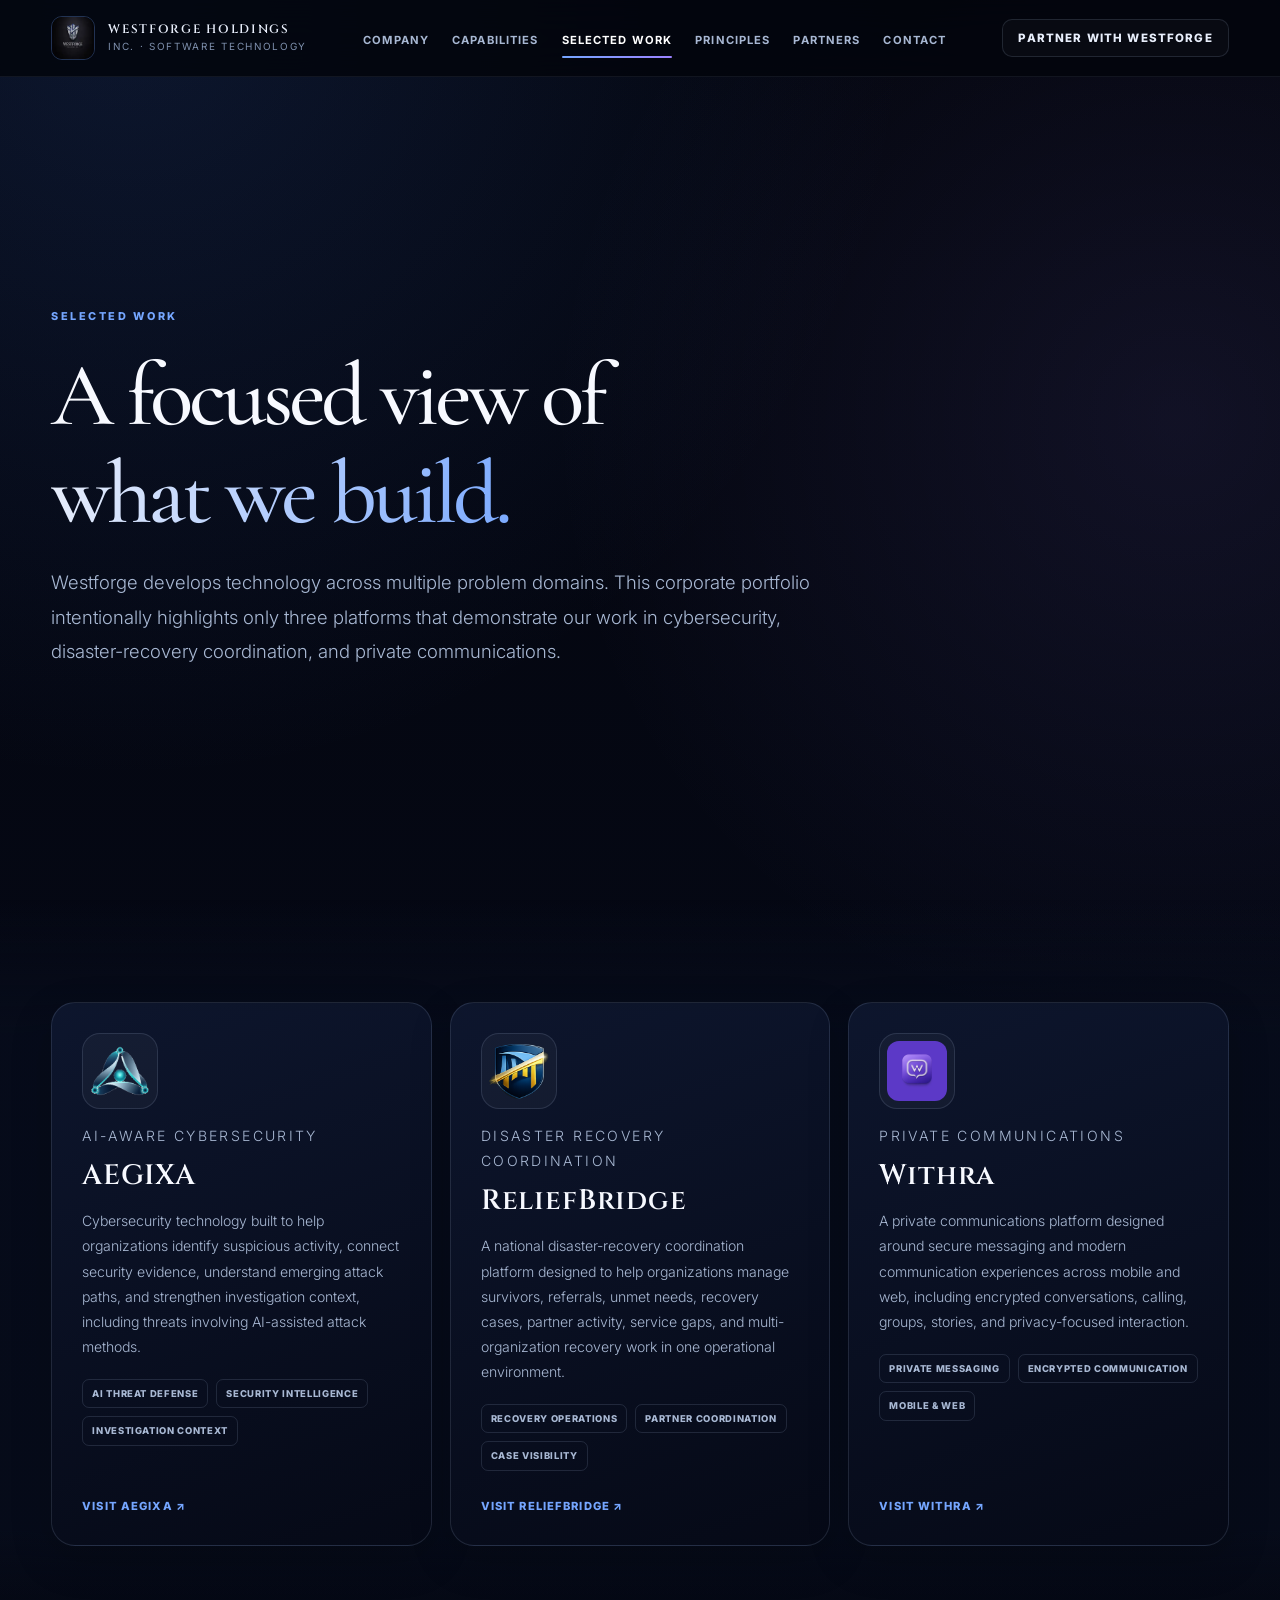
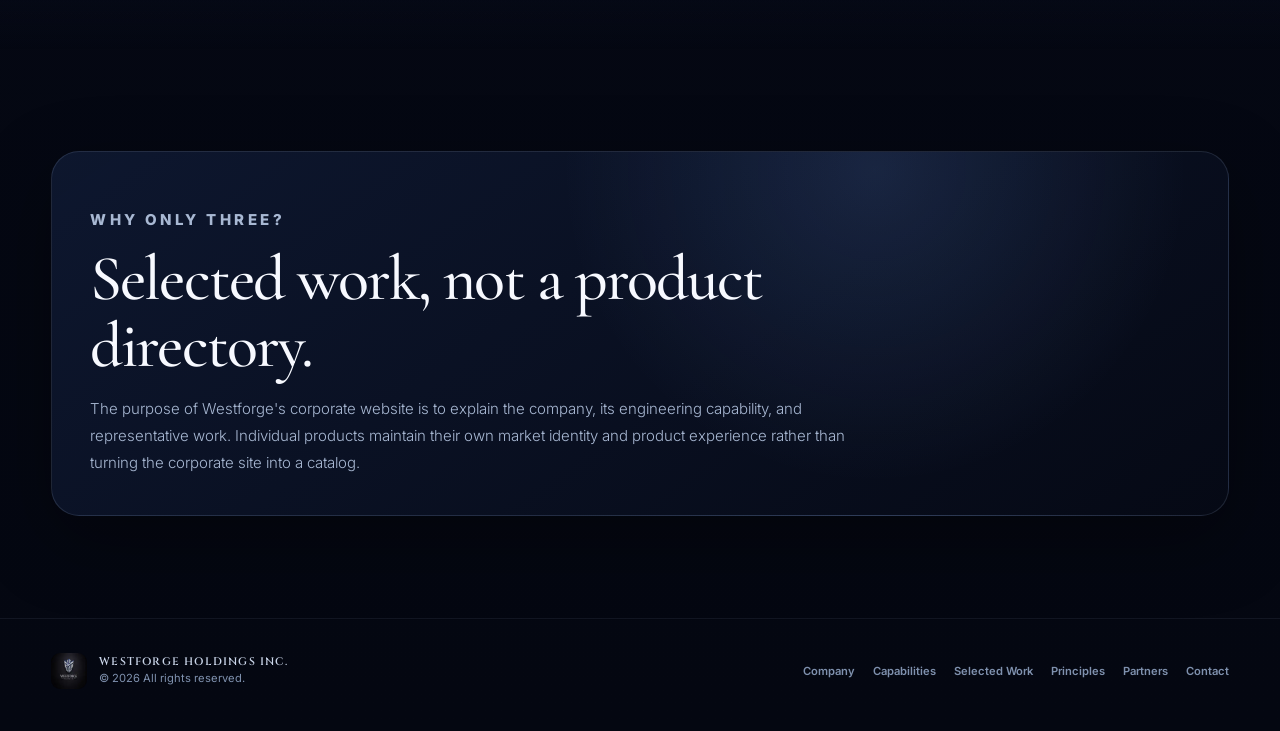
<file: work.html>
<!DOCTYPE html>
<html lang="en"><head><meta charset="utf-8"><meta name="viewport" content="width=device-width,initial-scale=1">
<title>Selected Work | Westforge Holdings Inc.</title><meta name="description" content="Selected Westforge software platforms including AEGIXA, ReliefBridge, and Withra."><meta name="theme-color" content="#050814">
<link rel="icon" href="/favicon.ico" sizes="any"><link rel="preconnect" href="https://fonts.googleapis.com"><link rel="preconnect" href="https://fonts.gstatic.com" crossorigin>
<link href="https://fonts.googleapis.com/css2?family=Cinzel:wght@500;600&family=Cormorant+Garamond:wght@400;500;600&family=Inter:wght@300;400;500;600;700&display=swap" rel="stylesheet"><link rel="stylesheet" href="assets/site.css">
<script type="application/ld+json">{"@context":"https://schema.org","@type":"Organization","name":"Westforge Holdings Inc.","url":"https://www.westforgeholdings.com/","email":"info@westforgeholdings.com","foundingDate":"2024","description":"Software technology company that designs, develops, and operates secure digital platforms, intelligent systems, mobile applications, and operational software."}</script></head>
<body><a class="skip" href="#main">Skip to content</a><header><nav class="container" aria-label="Primary navigation">
<a class="brand" href="index.html" aria-label="Westforge Holdings Inc. home"><img src="assets/westforge-logo.webp" alt="Westforge Holdings Inc. logo"><span class="brand-copy"><span class="brand-name">Westforge Holdings</span><span class="brand-sub">Inc. · Software Technology</span></span></a>
<ul class="navlinks" id="navlinks"><li><a href="company.html" class="">Company</a></li><li><a href="capabilities.html" class="">Capabilities</a></li><li><a href="work.html" class="active">Selected Work</a></li><li><a href="principles.html" class="">Principles</a></li><li><a href="partners.html" class="">Partners</a></li><li><a href="contact.html" class="">Contact</a></li></ul>
<a class="cta secondary navcta" href="partners.html">Partner with Westforge</a>
<button class="menu" id="menu" aria-controls="navlinks" aria-expanded="false" aria-label="Open navigation menu">☰</button></nav></header><main id="main">
<section class="hero"><div class="container"><div><p class="eyebrow">Selected Work</p><h1>A focused view of <span>what we build.</span></h1><p class="lead">Westforge develops technology across multiple problem domains. This corporate portfolio intentionally highlights only three platforms that demonstrate our work in cybersecurity, disaster-recovery coordination, and private communications.</p></div></div></section>
<section class="band"><div class="container"><div class="grid3">
<article class="product reveal"><div class="logo-box"><img src="assets/aegixa-logo.png" alt="AEGIXA logo"></div><p class="sector">AI-Aware Cybersecurity</p><h3>AEGIXA</h3><p>Cybersecurity technology built to help organizations identify suspicious activity, connect security evidence, understand emerging attack paths, and strengthen investigation context, including threats involving AI-assisted attack methods.</p><div class="tags"><span>AI Threat Defense</span><span>Security Intelligence</span><span>Investigation Context</span></div><a class="product-link" href="https://www.aegixa.org" target="_blank" rel="noopener noreferrer">Visit AEGIXA</a></article>
<article class="product reveal"><div class="logo-box"><img src="assets/reliefbridge-logo.png" alt="ReliefBridge logo"></div><p class="sector">Disaster Recovery Coordination</p><h3>ReliefBridge</h3><p>A national disaster-recovery coordination platform designed to help organizations manage survivors, referrals, unmet needs, recovery cases, partner activity, service gaps, and multi-organization recovery work in one operational environment.</p><div class="tags"><span>Recovery Operations</span><span>Partner Coordination</span><span>Case Visibility</span></div><a class="product-link" href="https://www.reliefbridge.net" target="_blank" rel="noopener noreferrer">Visit ReliefBridge</a></article>
<article class="product reveal"><div class="logo-box"><img src="assets/withra-logo.webp" alt="Withra logo"></div><p class="sector">Private Communications</p><h3>Withra</h3><p>A private communications platform designed around secure messaging and modern communication experiences across mobile and web, including encrypted conversations, calling, groups, stories, and privacy-focused interaction.</p><div class="tags"><span>Private Messaging</span><span>Encrypted Communication</span><span>Mobile & Web</span></div><a class="product-link" href="https://www.withra.us" target="_blank" rel="noopener noreferrer">Visit Withra</a></article>
</div></div></section>
<section><div class="container"><div class="panel reveal"><p class="kicker">Why Only Three?</p><h2 class="title">Selected work, not a product directory.</h2><p class="copy">The purpose of Westforge's corporate website is to explain the company, its engineering capability, and representative work. Individual products maintain their own market identity and product experience rather than turning the corporate site into a catalog.</p></div></div></section>
</main><footer><div class="container foot"><div class="footbrand"><img src="assets/westforge-logo.webp" alt="" aria-hidden="true"><div><div class="footname">Westforge Holdings Inc.</div><div class="copyright">© <span data-year>2026</span> All rights reserved.</div></div></div><div class="footlinks"><a href="company.html">Company</a><a href="capabilities.html">Capabilities</a><a href="work.html">Selected Work</a><a href="principles.html">Principles</a><a href="partners.html">Partners</a><a href="contact.html">Contact</a></div></div></footer><script src="assets/site.js"></script></body></html>
</file>
<file: assets/site.css>
*{box-sizing:border-box;margin:0;padding:0}
:root{--bg:#03050d;--bg2:#050814;--panel:#0b1226;--white:#f7f9ff;--s1:#e8eefb;--s2:#cad5e9;--s3:#a8b8d3;--s4:#7f91ae;--blue:#75a6ff;--blue2:#3f73dc;--gold:#c3a36c;--green:#51c58b;--purple:#9b82ff;--border:rgba(183,202,237,.14);--soft:rgba(183,202,237,.08);--shadow:0 24px 72px rgba(0,0,0,.35);--max:1500px;--pad:clamp(18px,4vw,68px)}
html{scroll-behavior:smooth}body{min-height:100vh;overflow-x:hidden;background:radial-gradient(circle at 10% 0,rgba(63,115,220,.16),transparent 30%),radial-gradient(circle at 92% 18%,rgba(155,130,255,.09),transparent 28%),linear-gradient(180deg,var(--bg),var(--bg2) 42%,#040711);color:var(--s2);font-family:Inter,sans-serif;line-height:1.65}
body:before{content:"";position:fixed;inset:0;z-index:-1;pointer-events:none;opacity:.2;background-image:linear-gradient(rgba(255,255,255,.018) 1px,transparent 1px),linear-gradient(90deg,rgba(255,255,255,.018) 1px,transparent 1px);background-size:46px 46px;mask-image:linear-gradient(to bottom,#000,transparent 82%)}
a{color:inherit}.container{width:min(var(--max),calc(100% - var(--pad)*2));margin:auto}.skip{position:fixed;left:10px;top:10px;z-index:1000;transform:translateY(-160%);padding:10px 14px;background:#fff;color:#050814;border-radius:8px;font-weight:700}.skip:focus{transform:none}
header{position:fixed;inset:0 0 auto;z-index:100;border-bottom:1px solid var(--soft);background:rgba(3,5,13,.84);backdrop-filter:blur(20px)}
nav{min-height:76px;display:flex;align-items:center;justify-content:space-between;gap:24px}.brand{display:flex;align-items:center;gap:13px;text-decoration:none}.brand img{width:44px;height:44px;border-radius:11px;border:1px solid rgba(117,166,255,.28);object-fit:cover}.brand-copy{display:grid}.brand-name{font:600 .76rem Cinzel,serif;letter-spacing:.14em;text-transform:uppercase;color:var(--s1)}.brand-sub{font-size:.62rem;letter-spacing:.17em;text-transform:uppercase;color:var(--s4)}
.navlinks{display:flex;gap:clamp(17px,1.8vw,31px);align-items:center;list-style:none}.navlinks a{position:relative;font-size:.7rem;font-weight:700;letter-spacing:.1em;text-transform:uppercase;text-decoration:none;color:var(--s3)}.navlinks a:hover,.navlinks a.active{color:#fff}.navlinks a.active:after{content:"";position:absolute;left:0;right:0;bottom:-11px;height:2px;background:linear-gradient(90deg,var(--blue),var(--purple));border-radius:2px}
.cta{display:inline-flex;align-items:center;justify-content:center;min-height:48px;padding:0 22px;border-radius:10px;text-decoration:none;text-transform:uppercase;letter-spacing:.1em;font-size:.72rem;font-weight:800;border:1px solid transparent}.cta.primary{background:linear-gradient(135deg,var(--blue2),#5b8df6);color:#fff;box-shadow:0 15px 38px rgba(63,115,220,.25)}.cta.secondary{border-color:var(--border);background:rgba(255,255,255,.025);color:var(--s1)}.navcta{min-height:38px;padding:0 15px;border-color:rgba(195,163,108,.35);color:#f0d49a;background:rgba(195,163,108,.07)}
.menu{display:none;width:42px;height:42px;border:1px solid var(--border);border-radius:10px;background:rgba(255,255,255,.03);color:#fff;font-size:1.2rem}
main{padding-top:76px}section{padding:clamp(82px,8vw,122px) 0}.hero{min-height:calc(100svh - 76px);display:flex;align-items:center}.hero-grid{display:grid;grid-template-columns:minmax(0,1.08fr) minmax(420px,.92fr);gap:clamp(46px,6vw,104px);align-items:center}.eyebrow,.kicker{color:var(--blue);font-size:.68rem;font-weight:800;letter-spacing:.23em;text-transform:uppercase}.eyebrow{margin-bottom:24px}
h1,h2,h3{color:var(--white);font-family:"Cormorant Garamond",serif}h1{max-width:900px;font-size:clamp(3.6rem,7vw,6.7rem);font-weight:500;letter-spacing:-.045em;line-height:1.02}h1 span{display:block;margin-top:7px;background:linear-gradient(100deg,var(--s1),var(--blue) 55%,var(--purple));background-clip:text;color:transparent}.lead{max-width:790px;margin-top:26px;color:var(--s3);font-size:clamp(1rem,1.5vw,1.16rem);font-weight:300;line-height:1.85}.actions{display:flex;flex-wrap:wrap;gap:13px;margin-top:34px}
.hero-card,.panel{position:relative;overflow:hidden;padding:38px;border:1px solid var(--border);border-radius:28px;background:radial-gradient(circle at 70% 5%,rgba(117,166,255,.14),transparent 35%),linear-gradient(145deg,rgba(14,24,48,.95),rgba(6,10,22,.9));box-shadow:var(--shadow)}.hero-card{min-height:520px}.hero-card .mini{color:var(--gold);font-size:.66rem;font-weight:800;letter-spacing:.18em;text-transform:uppercase}.hero-card h2{margin-top:20px;font-size:clamp(2.3rem,4vw,3.8rem);font-weight:500;line-height:1.04}.hero-card p,.panel p{margin-top:16px;color:var(--s3);font-size:.94rem;line-height:1.8}
.caplist{display:grid;grid-template-columns:1fr 1fr;gap:12px;margin-top:30px}.cap{padding:18px;border:1px solid var(--border);border-radius:14px;background:rgba(255,255,255,.025)}.cap strong{display:block;color:var(--s1);font-size:.79rem}.cap span{display:block;margin-top:4px;color:var(--s4);font-size:.72rem;line-height:1.5}
.rule{height:1px;border:0;background:linear-gradient(90deg,transparent,var(--border),transparent)}.head{display:flex;align-items:end;justify-content:space-between;gap:44px;margin-bottom:48px}.kicker{margin-bottom:13px}.title{max-width:900px;font-size:clamp(2.6rem,5vw,4.35rem);font-weight:500;letter-spacing:-.03em;line-height:1.04}.copy{max-width:760px;margin-top:18px;color:var(--s3);font-size:.98rem;font-weight:300;line-height:1.85}.head .copy{max-width:560px;margin-top:0}
.grid2{display:grid;grid-template-columns:repeat(2,1fr);gap:18px}.grid3{display:grid;grid-template-columns:repeat(3,1fr);gap:18px}.grid4{display:grid;grid-template-columns:repeat(4,1fr);gap:16px}
.card{padding:30px;border:1px solid var(--border);border-radius:21px;background:rgba(9,15,32,.72)}.card .num{color:var(--blue);font:600 1.8rem "Cormorant Garamond",serif}.card h3{margin-top:18px;font-size:1.55rem}.card p{margin-top:10px;color:var(--s4);font-size:.86rem;line-height:1.75}
.band{background:linear-gradient(180deg,transparent,rgba(8,14,30,.64) 18%,rgba(8,14,30,.64) 84%,transparent)}
.product{display:flex;flex-direction:column;min-height:520px;padding:30px;border:1px solid var(--border);border-radius:24px;background:linear-gradient(160deg,rgba(14,23,47,.94),rgba(6,10,23,.92));box-shadow:0 14px 42px rgba(0,0,0,.19);transition:.25s}.product:hover{transform:translateY(-5px);border-color:rgba(117,166,255,.35);box-shadow:var(--shadow)}.logo-box{width:76px;height:76px;padding:7px;border:1px solid var(--border);border-radius:18px;background:rgba(255,255,255,.035)}.logo-box img{width:100%;height:100%;object-fit:contain;border-radius:12px}.sector{margin-top:28px;color:var(--gold);font-size:.64rem;font-weight:800;letter-spacing:.17em;text-transform:uppercase}.product h3{margin-top:9px;font:600 1.75rem Cinzel,serif;letter-spacing:.03em}.product p{margin-top:14px;color:var(--s3);font-size:.88rem;font-weight:300;line-height:1.78}.tags{display:flex;flex-wrap:wrap;gap:8px;margin-top:20px}.tags span{padding:6px 9px;border:1px solid var(--border);border-radius:7px;color:var(--s3);font-size:.59rem;font-weight:800;letter-spacing:.07em;text-transform:uppercase}.product-link{margin-top:auto;padding-top:26px;color:var(--blue);font-size:.7rem;font-weight:800;letter-spacing:.1em;text-decoration:none;text-transform:uppercase}.product-link:after{content:" ↗"}
.timeline{display:grid;gap:0;max-width:1000px}.step{display:grid;grid-template-columns:80px 1fr;gap:24px;padding:26px 0;border-bottom:1px solid var(--soft)}.step b{color:var(--blue);font:600 1.6rem "Cormorant Garamond",serif}.step h3{font-size:1.45rem}.step p{margin-top:7px;color:var(--s4);font-size:.88rem}
form{display:grid;gap:16px;margin-top:34px}.formgrid{display:grid;grid-template-columns:1fr 1fr;gap:14px}.field{display:grid;gap:7px}.field.full{grid-column:1/-1}label{color:var(--s2);font-size:.66rem;font-weight:800;letter-spacing:.1em;text-transform:uppercase}input,select,textarea{width:100%;padding:13px 14px;border:1px solid rgba(183,202,237,.18);border-radius:12px;background:rgba(255,255,255,.045);color:var(--s1);font:inherit;font-size:.86rem;outline:none}select option{color:#071020}textarea{min-height:140px;resize:vertical}input:focus,select:focus,textarea:focus{border-color:rgba(117,166,255,.55);box-shadow:0 0 0 3px rgba(117,166,255,.1)}
.result{display:none;margin-top:18px;padding:18px;border:1px solid rgba(81,197,139,.25);border-radius:15px;background:rgba(81,197,139,.06)}.result.show{display:block}.result.error{border-color:rgba(239,127,157,.34);background:rgba(239,127,157,.075)}
.contact-details{display:grid;grid-template-columns:repeat(2,minmax(0,1fr));gap:14px;margin-top:28px}.contact-detail{padding:20px;border:1px solid var(--border);border-radius:15px;background:rgba(255,255,255,.03)}.contact-detail small{display:block;color:var(--blue);font-size:.63rem;font-weight:800;letter-spacing:.13em;text-transform:uppercase}.contact-detail strong{display:block;margin-top:6px;color:var(--s1);font-size:1rem;word-break:break-word}
footer{padding:34px 0 42px;border-top:1px solid var(--soft)}.foot{display:flex;align-items:center;justify-content:space-between;gap:24px}.footbrand{display:flex;align-items:center;gap:12px}.footbrand img{width:36px;height:36px;border-radius:9px}.footname{font:600 .68rem Cinzel,serif;letter-spacing:.11em;text-transform:uppercase;color:var(--s2)}.copyright{color:var(--s4);font-size:.7rem}.footlinks{display:flex;gap:18px;flex-wrap:wrap}.footlinks a{color:var(--s4);font-size:.7rem;font-weight:600;text-decoration:none}.reveal{opacity:0;transform:translateY(20px);transition:opacity .65s ease,transform .65s ease}.reveal.visible{opacity:1;transform:none}
@media(max-width:1120px){.hero-grid{grid-template-columns:1fr}.hero-card{max-width:850px}.grid4{grid-template-columns:repeat(2,1fr)}.grid3{grid-template-columns:1fr}.product{min-height:0}}
@media(max-width:900px){.navlinks,.navcta{display:none}.menu{display:block}.navlinks.open{position:absolute;display:grid;top:76px;left:16px;right:16px;gap:0;border:1px solid var(--border);border-radius:15px;background:rgba(5,8,20,.98);overflow:hidden}.navlinks.open a{display:block;padding:16px 18px}.navlinks a.active:after{display:none}.head{display:block}.head .copy{margin-top:18px}.grid2{grid-template-columns:1fr}}
@media(max-width:720px){:root{--pad:16px}section{padding:72px 0}.hero{min-height:auto;padding:92px 0}.hero-card{min-height:0;padding:26px}.caplist,.grid4,.formgrid,.contact-details{grid-template-columns:1fr}.foot{align-items:flex-start;flex-direction:column}.brand-sub{display:none}.step{grid-template-columns:50px 1fr}}
@media(prefers-reduced-motion:reduce){html{scroll-behavior:auto}.reveal{opacity:1;transform:none;transition:none}}

/* Inner-page hero typography polish */
.inner-page .hero-grid{
  grid-template-columns:minmax(0,1.18fr) minmax(400px,.82fr);
  gap:clamp(40px,4.75vw,82px);
}
.inner-page .hero h1{
  max-width:880px;
  font-size:clamp(3.35rem,4.65vw,4.9rem);
  line-height:1.055;
  letter-spacing:-.04em;
  text-wrap:balance;
}
.inner-page .hero h1 span{
  margin-top:9px;
  line-height:1.08;
  padding-bottom:.06em;
  text-wrap:balance;
}
.inner-page .hero-card h2{
  font-size:clamp(2.1rem,2.7vw,3rem);
  line-height:1.09;
  letter-spacing:-.02em;
  text-wrap:balance;
}
.inner-page .hero-card p{
  max-width:54ch;
}
@media(max-width:1120px){
  .inner-page .hero-grid{grid-template-columns:1fr;gap:44px}
  .inner-page .hero h1{max-width:900px;font-size:clamp(3.35rem,7vw,5rem)}
}
@media(max-width:720px){
  .inner-page .hero h1{font-size:clamp(3rem,13vw,4.2rem);line-height:1.04}
  .inner-page .hero-card h2{font-size:clamp(2rem,9vw,2.65rem)}
}
</file>
